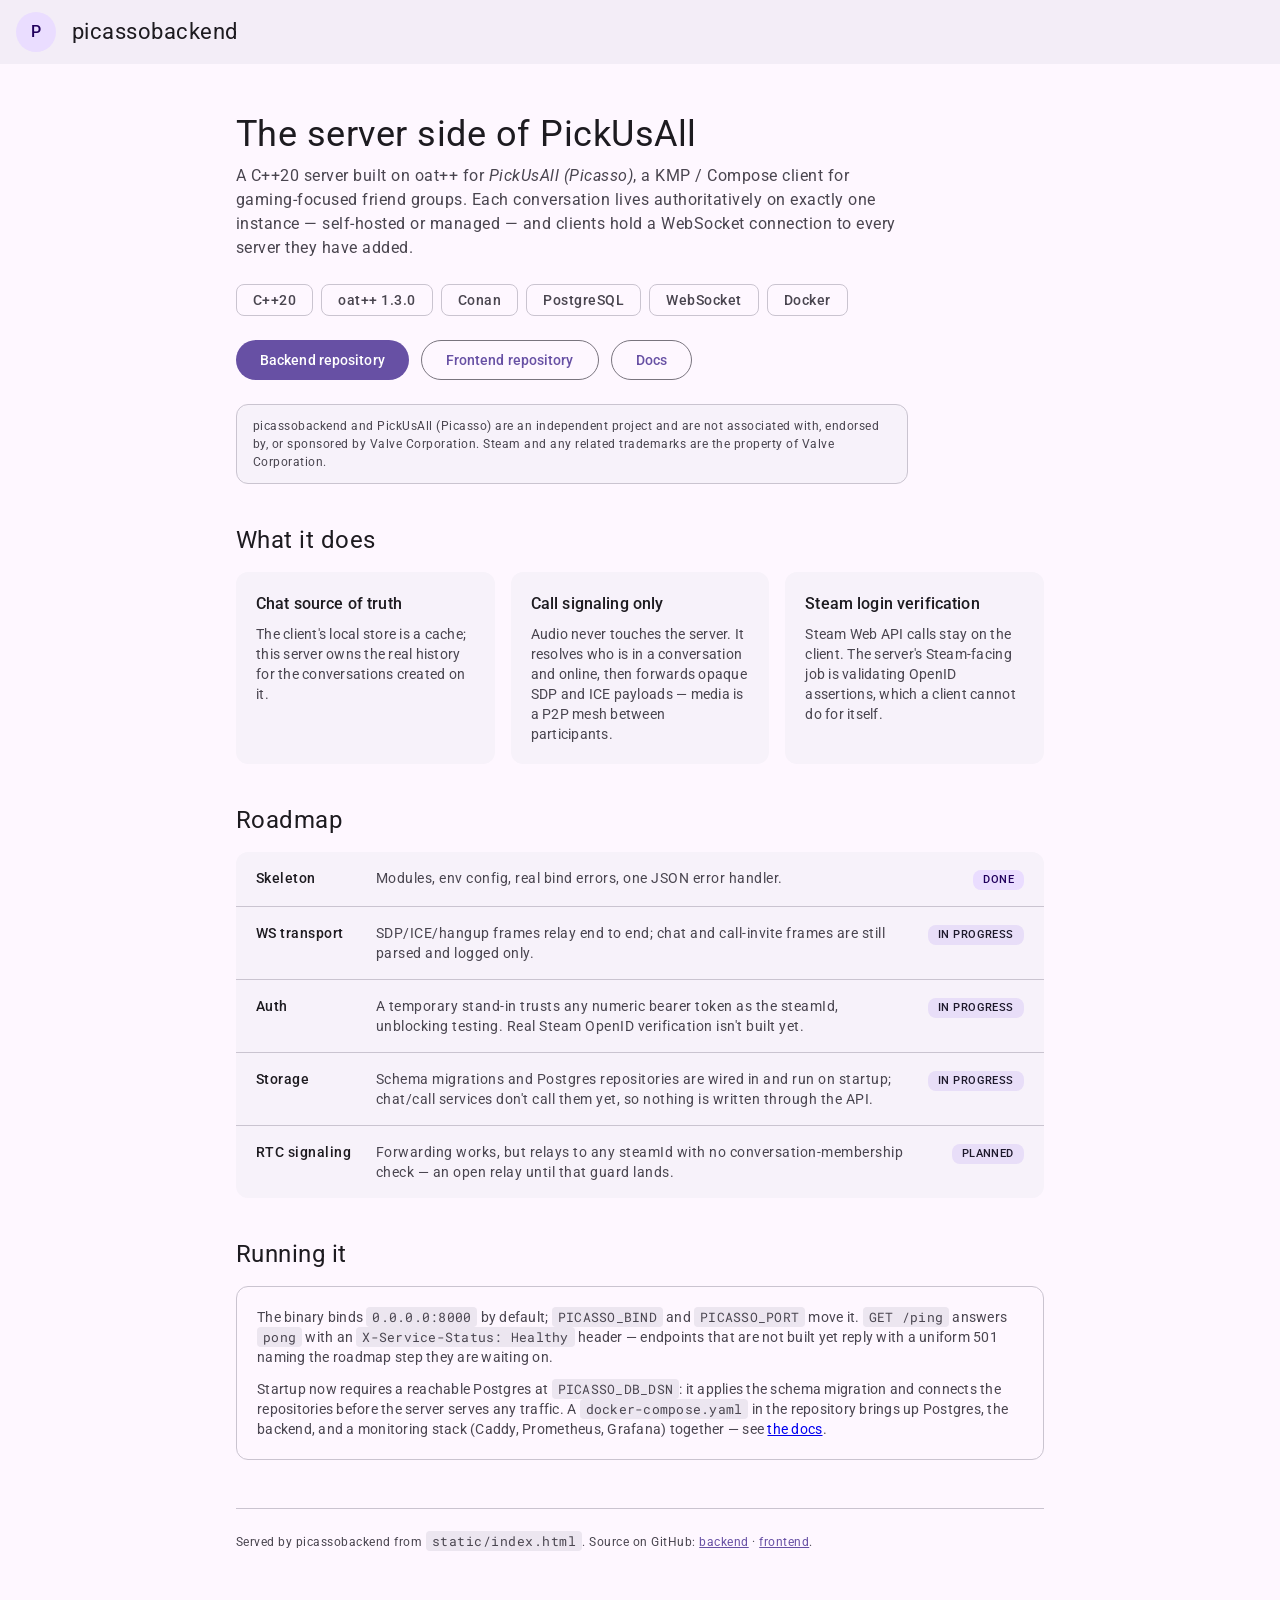
<file: static/index.html>
<!DOCTYPE html>
<html lang="en">
<head>
<meta charset="UTF-8">
<meta name="viewport" content="width=device-width, initial-scale=1">
<title>picassobackend — PickUsAll server</title>
<meta name="description" content="C++20 oat++ server for PickUsAll (Picasso): chat SSOT and WebRTC signaling for gaming-focused friend groups.">
<link rel="preconnect" href="https://fonts.googleapis.com">
<link rel="preconnect" href="https://fonts.gstatic.com" crossorigin>
<link href="https://fonts.googleapis.com/css2?family=Roboto:wght@400;500&family=Roboto+Mono:wght@400&display=swap" rel="stylesheet">
<link rel="stylesheet" href="/static/css/common.css">
<link rel="stylesheet" href="/static/css/page.css">
<link rel="stylesheet" href="/static/css/index.css">
</head>
<body>

<header class="app-bar">
    <span class="badge" aria-hidden="true">P</span>
    <h1>picassobackend</h1>
</header>

<main>
    <section class="hero">
        <h2>The server side of PickUsAll</h2>
        <p class="lede">
            A C++20 server built on oat++ for <em>PickUsAll (Picasso)</em>, a KMP&nbsp;/&nbsp;Compose client
            for gaming-focused friend groups. Each conversation lives authoritatively on exactly one
            instance — self-hosted or managed — and clients hold a WebSocket connection to every server
            they have added.
        </p>

        <ul class="chips">
            <li>C++20</li>
            <li>oat++ 1.3.0</li>
            <li>Conan</li>
            <li>PostgreSQL</li>
            <li>WebSocket</li>
            <li>Docker</li>
        </ul>

        <div class="actions">
            <a class="btn filled" href="https://github.com/raaveinm/picassobackend">Backend repository</a>
            <a class="btn outlined" href="https://github.com/raaveinm/pickusall">Frontend repository</a>
            <a class="btn outlined" href="/docs">Docs</a>
        </div>

        <p class="disclaimer">
            picassobackend and PickUsAll (Picasso) are an independent project and are not associated with,
            endorsed by, or sponsored by Valve Corporation. Steam and any related trademarks are the
            property of Valve Corporation.
        </p>
    </section>

    <section>
        <h3>What it does</h3>
        <div class="grid">
            <article class="card">
                <h4>Chat source of truth</h4>
                <p>
                    The client's local store is a cache; this server owns the real history for the
                    conversations created on it.
                </p>
            </article>
            <article class="card">
                <h4>Call signaling only</h4>
                <p>
                    Audio never touches the server. It resolves who is in a conversation and online, then
                    forwards opaque SDP and ICE payloads — media is a P2P mesh between participants.
                </p>
            </article>
            <article class="card">
                <h4>Steam login verification</h4>
                <p>
                    Steam Web API calls stay on the client. The server's Steam-facing job is validating
                    OpenID assertions, which a client cannot do for itself.
                </p>
            </article>
        </div>
    </section>

    <section>
        <h3>Roadmap</h3>
        <ul class="status">
            <li>
                <span class="step">Skeleton</span>
                <span class="note">Modules, env config, real bind errors, one JSON error handler.</span>
                <span class="state done">Done</span>
            </li>
            <li>
                <span class="step">WS transport</span>
                <span class="note">SDP/ICE/hangup frames relay end to end; chat and call-invite frames are still parsed and logged only.</span>
                <span class="state">In progress</span>
            </li>
            <li>
                <span class="step">Auth</span>
                <span class="note">A temporary stand-in trusts any numeric bearer token as the steamId, unblocking testing. Real Steam OpenID verification isn't built yet.</span>
                <span class="state">In progress</span>
            </li>
            <li>
                <span class="step">Storage</span>
                <span class="note">Schema migrations and Postgres repositories are wired in and run on startup; chat/call services don't call them yet, so nothing is written through the API.</span>
                <span class="state">In progress</span>
            </li>
            <li>
                <span class="step">RTC signaling</span>
                <span class="note">Forwarding works, but relays to any steamId with no conversation-membership check — an open relay until that guard lands.</span>
                <span class="state">Planned</span>
            </li>
        </ul>
    </section>

    <section>
        <h3>Running it</h3>
        <article class="card outlined">
            <p>
                The binary binds <code>0.0.0.0:8000</code> by default; <code>PICASSO_BIND</code> and
                <code>PICASSO_PORT</code> move it. <code>GET /ping</code> answers <code>pong</code> with an
                <code>X-Service-Status: Healthy</code> header — endpoints that are not built yet reply with a
                uniform 501 naming the roadmap step they are waiting on.
            </p>
            <p>
                Startup now requires a reachable Postgres at <code>PICASSO_DB_DSN</code>: it applies the schema
                migration and connects the repositories before the server serves any traffic. A
                <code>docker-compose.yaml</code> in the repository brings up Postgres, the backend, and a
                monitoring stack (Caddy, Prometheus, Grafana) together — see <a href="/docs#build">the docs</a>.
            </p>
        </article>
    </section>

    <footer>
        Served by picassobackend from <code>static/index.html</code>. Source on GitHub:
        <a href="https://github.com/raaveinm/picassobackend">backend</a> ·
        <a href="https://github.com/raaveinm/pickusall">frontend</a>.
    </footer>
</main>

</body>
</html>
</file>
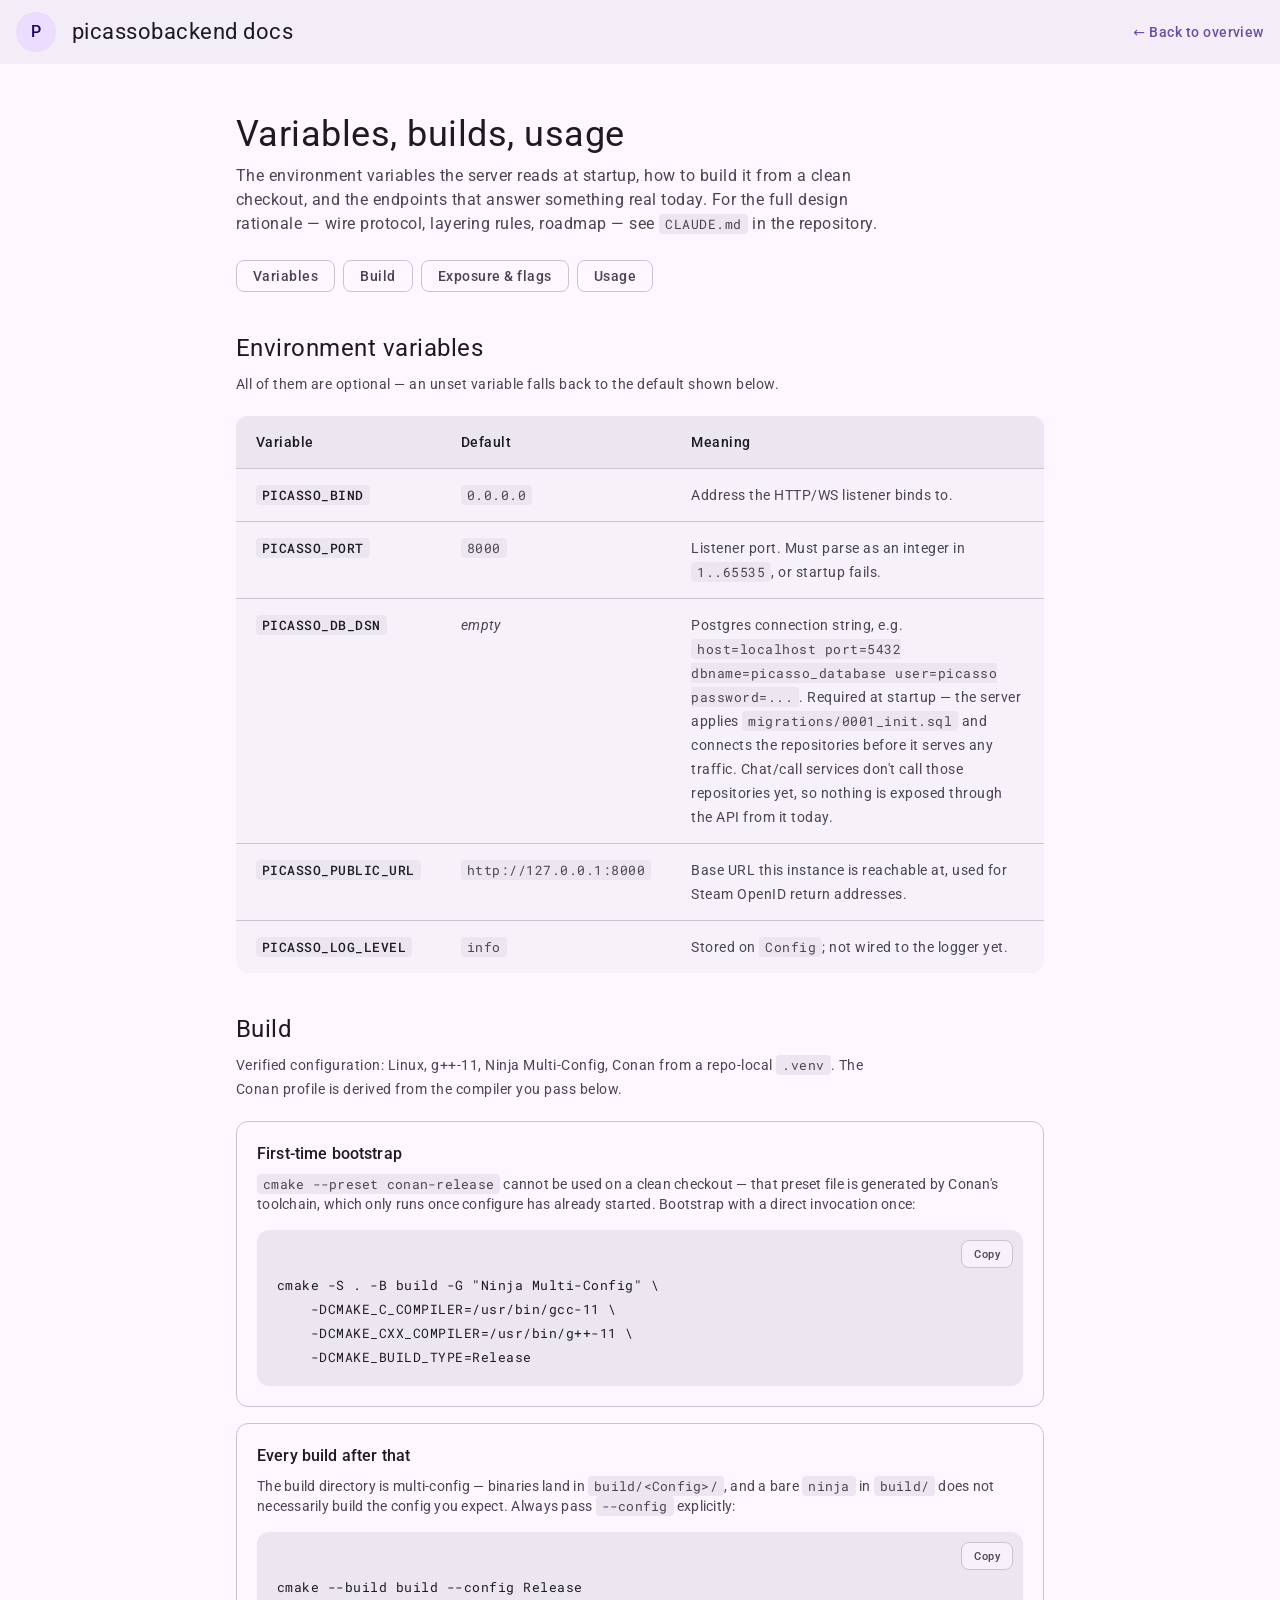
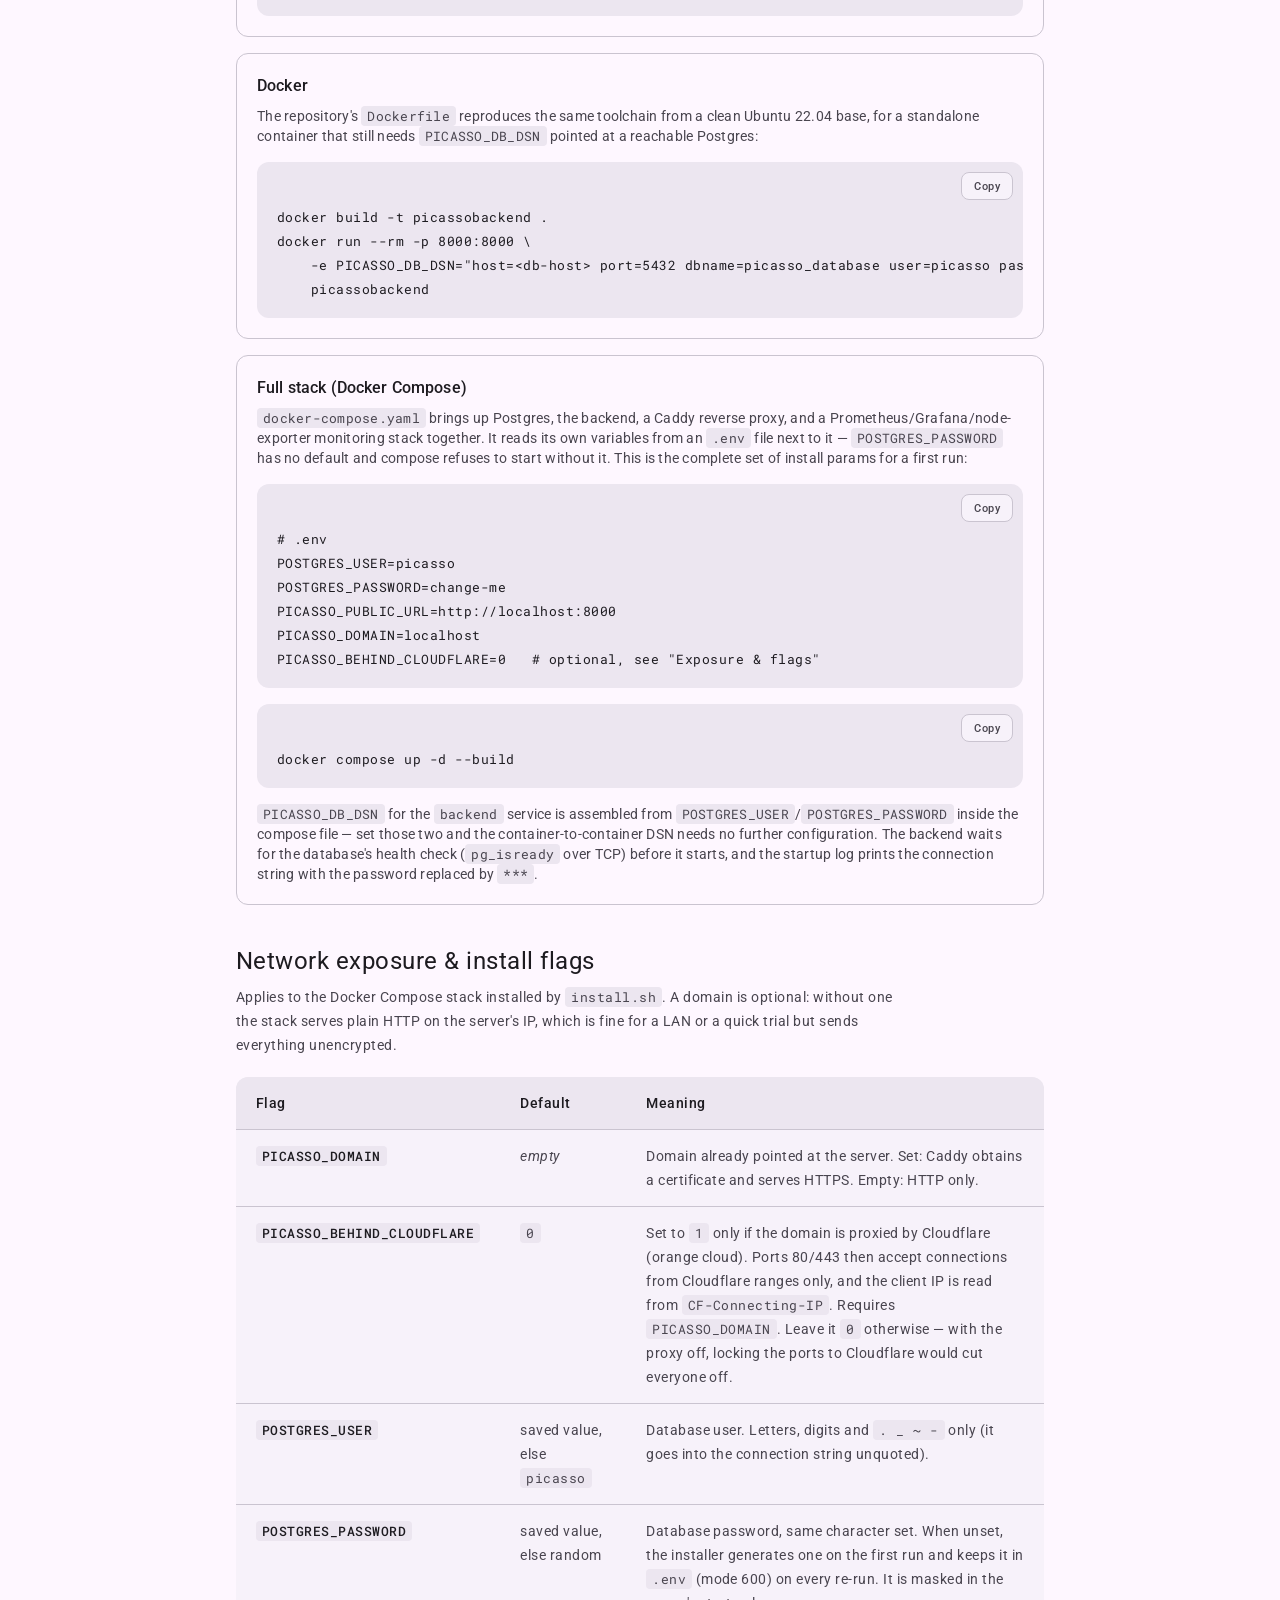
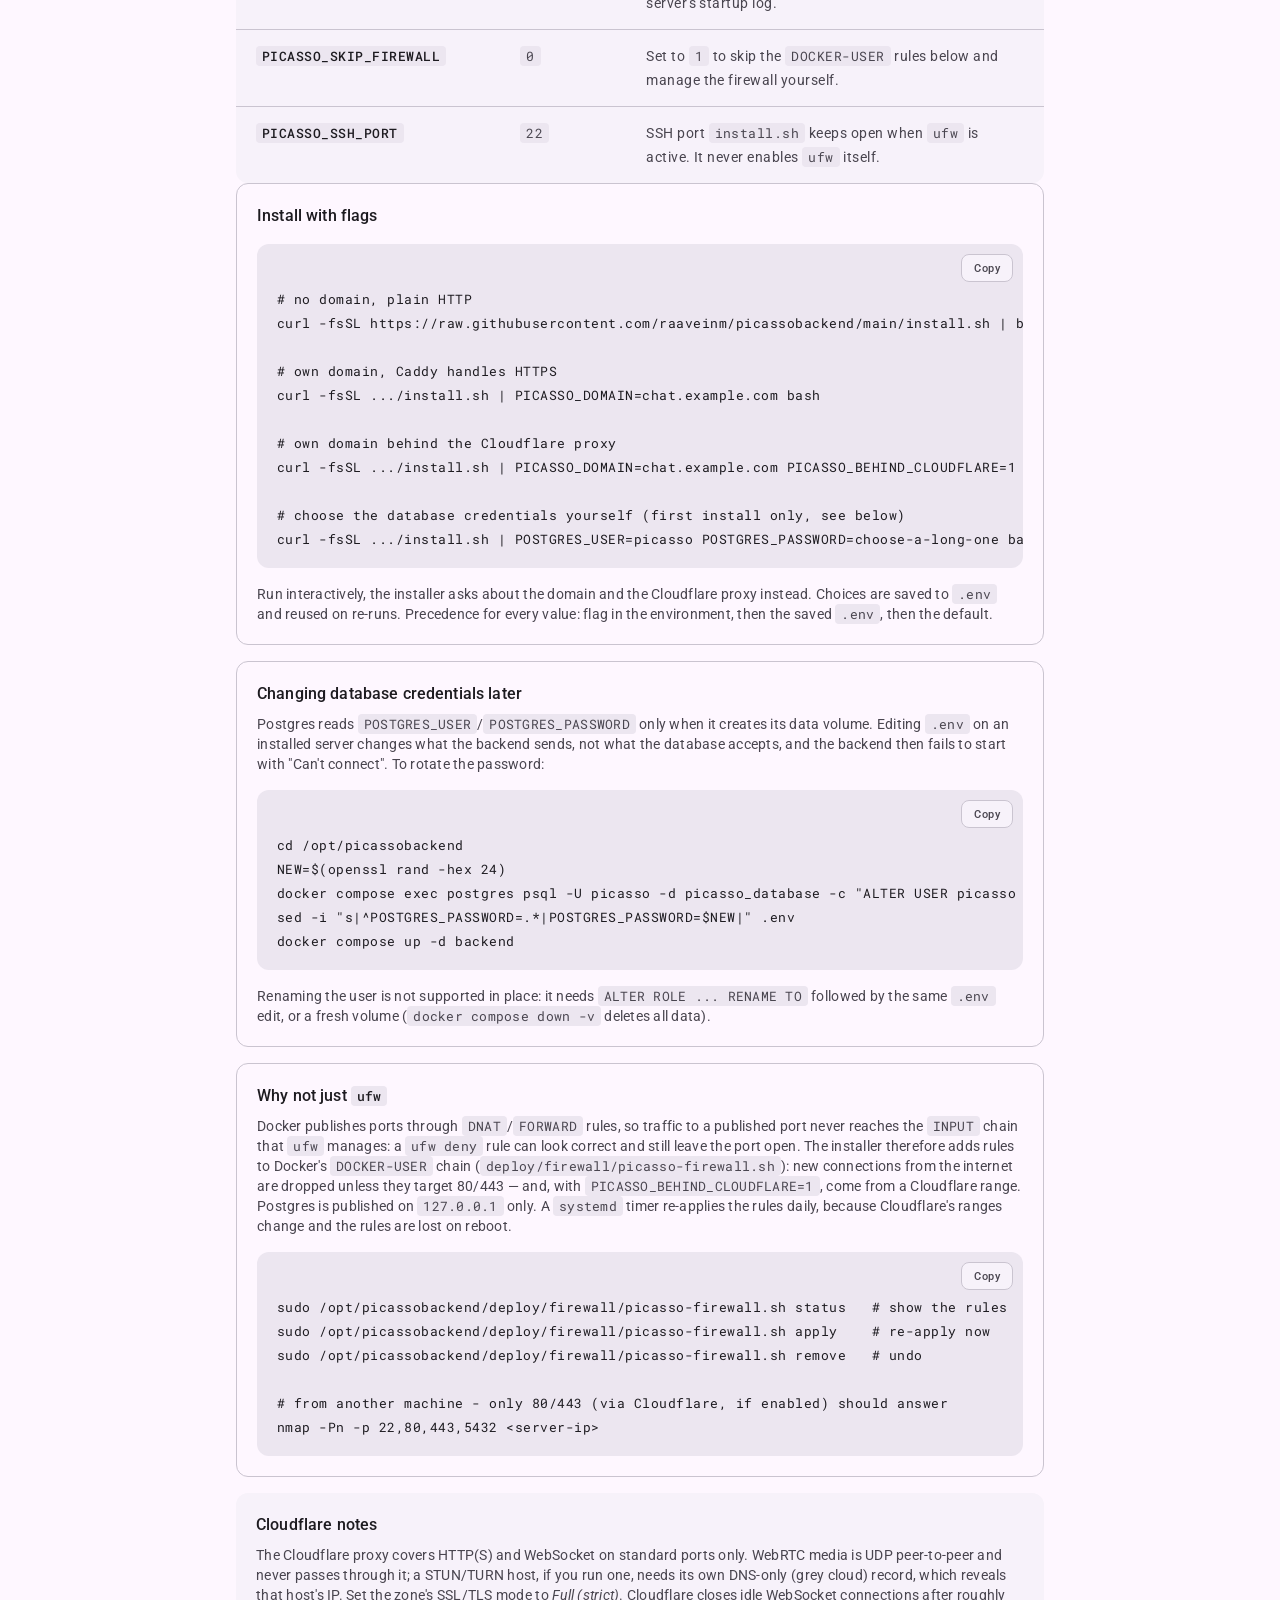
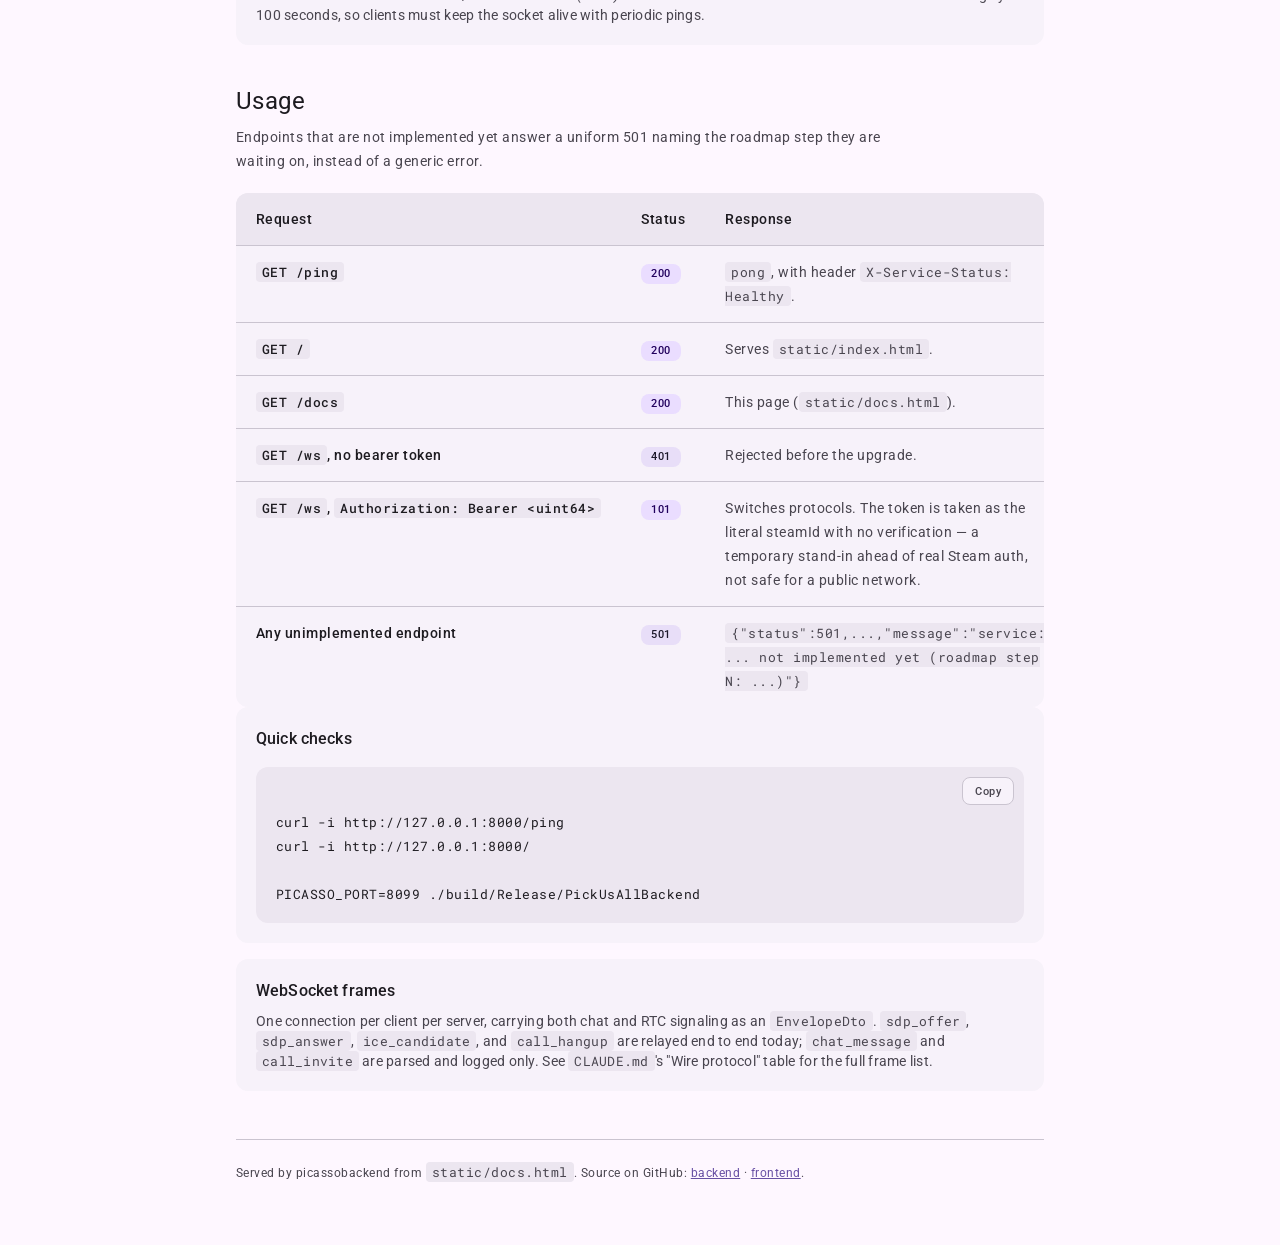
<file: static/docs.html>
<!DOCTYPE html>
<html lang="en">
<head>
<meta charset="UTF-8">
<meta name="viewport" content="width=device-width, initial-scale=1">
<title>docs — picassobackend</title>
<meta name="description" content="picassobackend reference: environment variables, build steps, and API usage.">
<link rel="preconnect" href="https://fonts.googleapis.com">
<link rel="preconnect" href="https://fonts.gstatic.com" crossorigin>
<link href="https://fonts.googleapis.com/css2?family=Roboto:wght@400;500&family=Roboto+Mono:wght@400&display=swap" rel="stylesheet">
<link rel="stylesheet" href="/static/css/common.css">
<link rel="stylesheet" href="/static/css/page.css">
<link rel="stylesheet" href="/static/css/docs.css">
</head>
<body>

<header class="app-bar">
    <span class="badge" aria-hidden="true">P</span>
    <h1>picassobackend docs</h1>
    <a class="back" href="/">&larr; Back to overview</a>
</header>

<main>
    <section class="hero">
        <h2>Variables, builds, usage</h2>
        <p class="lede">
            The environment variables the server reads at startup, how to build it from a clean checkout,
            and the endpoints that answer something real today. For the full design rationale — wire
            protocol, layering rules, roadmap — see <code>CLAUDE.md</code> in the repository.
        </p>
        <ul class="toc">
            <li><a href="#variables">Variables</a></li>
            <li><a href="#build">Build</a></li>
            <li><a href="#exposure">Exposure &amp; flags</a></li>
            <li><a href="#usage">Usage</a></li>
        </ul>
    </section>

    <section id="variables">
        <h3>Environment variables</h3>
        <p class="section-note">
            All of them are optional — an unset variable falls back to the default shown below.
        </p>
        <div class="table-wrap">
            <table>
                <thead>
                <tr>
                    <th>Variable</th>
                    <th>Default</th>
                    <th>Meaning</th>
                </tr>
                </thead>
                <tbody>
                <tr>
                    <td><code>PICASSO_BIND</code></td>
                    <td><code>0.0.0.0</code></td>
                    <td>Address the HTTP/WS listener binds to.</td>
                </tr>
                <tr>
                    <td><code>PICASSO_PORT</code></td>
                    <td><code>8000</code></td>
                    <td>Listener port. Must parse as an integer in <code>1..65535</code>, or startup fails.</td>
                </tr>
                <tr>
                    <td><code>PICASSO_DB_DSN</code></td>
                    <td><em>empty</em></td>
                    <td>
                        Postgres connection string, e.g. <code>host=localhost port=5432 dbname=picasso_database user=picasso password=...</code>.
                        Required at startup — the server applies <code>migrations/0001_init.sql</code> and connects
                        the repositories before it serves any traffic. Chat/call services don't call those
                        repositories yet, so nothing is exposed through the API from it today.
                    </td>
                </tr>
                <tr>
                    <td><code>PICASSO_PUBLIC_URL</code></td>
                    <td><code>http://127.0.0.1:8000</code></td>
                    <td>Base URL this instance is reachable at, used for Steam OpenID return addresses.</td>
                </tr>
                <tr>
                    <td><code>PICASSO_LOG_LEVEL</code></td>
                    <td><code>info</code></td>
                    <td>Stored on <code>Config</code>; not wired to the logger yet.</td>
                </tr>
                </tbody>
            </table>
        </div>
    </section>

    <section id="build">
        <h3>Build</h3>
        <p class="section-note">
            Verified configuration: Linux, g++-11, Ninja Multi-Config, Conan from a repo-local
            <code>.venv</code>. The Conan profile is derived from the compiler you pass below.
        </p>

        <article class="card outlined">
            <h4>First-time bootstrap</h4>
            <p>
                <code>cmake --preset conan-release</code> cannot be used on a clean checkout — that preset
                file is generated by Conan's toolchain, which only runs once configure has already started.
                Bootstrap with a direct invocation once:
            </p>
            <div class="code-block">
                <button class="copy-btn" type="button" data-copy-target aria-label="Copy to clipboard">Copy</button>
                <pre><code>cmake -S . -B build -G "Ninja Multi-Config" \
    -DCMAKE_C_COMPILER=/usr/bin/gcc-11 \
    -DCMAKE_CXX_COMPILER=/usr/bin/g++-11 \
    -DCMAKE_BUILD_TYPE=Release</code></pre>
            </div>
        </article>

        <article class="card outlined">
            <h4>Every build after that</h4>
            <p>
                The build directory is multi-config — binaries land in <code>build/&lt;Config&gt;/</code>,
                and a bare <code>ninja</code> in <code>build/</code> does not necessarily build the config
                you expect. Always pass <code>--config</code> explicitly:
            </p>
            <div class="code-block">
                <button class="copy-btn" type="button" data-copy-target aria-label="Copy to clipboard">Copy</button>
                <pre><code>cmake --build build --config Release</code></pre>
            </div>
        </article>

        <article class="card outlined">
            <h4>Docker</h4>
            <p>The repository's <code>Dockerfile</code> reproduces the same toolchain from a clean Ubuntu 22.04 base, for a standalone container that still needs <code>PICASSO_DB_DSN</code> pointed at a reachable Postgres:</p>
            <div class="code-block">
                <button class="copy-btn" type="button" data-copy-target aria-label="Copy to clipboard">Copy</button>
                <pre><code>docker build -t picassobackend .
docker run --rm -p 8000:8000 \
    -e PICASSO_DB_DSN="host=&lt;db-host&gt; port=5432 dbname=picasso_database user=picasso password=&lt;password&gt;" \
    picassobackend</code></pre>
            </div>
        </article>

        <article class="card outlined">
            <h4>Full stack (Docker Compose)</h4>
            <p>
                <code>docker-compose.yaml</code> brings up Postgres, the backend, a Caddy reverse proxy, and a
                Prometheus/Grafana/node-exporter monitoring stack together. It reads its own variables from an
                <code>.env</code> file next to it — <code>POSTGRES_PASSWORD</code> has no default and compose
                refuses to start without it. This is the complete set of install params for a first run:
            </p>
            <div class="code-block">
                <button class="copy-btn" type="button" data-copy-target aria-label="Copy to clipboard">Copy</button>
                <pre><code># .env
POSTGRES_USER=picasso
POSTGRES_PASSWORD=change-me
PICASSO_PUBLIC_URL=http://localhost:8000
PICASSO_DOMAIN=localhost
PICASSO_BEHIND_CLOUDFLARE=0   # optional, see "Exposure &amp; flags"</code></pre>
            </div>
            <div class="code-block">
                <button class="copy-btn" type="button" data-copy-target aria-label="Copy to clipboard">Copy</button>
                <pre><code>docker compose up -d --build</code></pre>
            </div>
            <p>
                <code>PICASSO_DB_DSN</code> for the <code>backend</code> service is assembled from
                <code>POSTGRES_USER</code>/<code>POSTGRES_PASSWORD</code> inside the compose file — set those
                two and the container-to-container DSN needs no further configuration. The backend waits for the
                database's health check (<code>pg_isready</code> over TCP) before it starts, and the startup log
                prints the connection string with the password replaced by <code>***</code>.
            </p>
        </article>
    </section>

    <section id="exposure">
        <h3>Network exposure &amp; install flags</h3>
        <p class="section-note">
            Applies to the Docker Compose stack installed by <code>install.sh</code>. A domain is optional:
            without one the stack serves plain HTTP on the server's IP, which is fine for a LAN or a quick
            trial but sends everything unencrypted.
        </p>

        <div class="table-wrap">
            <table>
                <thead>
                <tr>
                    <th>Flag</th>
                    <th>Default</th>
                    <th>Meaning</th>
                </tr>
                </thead>
                <tbody>
                <tr>
                    <td><code>PICASSO_DOMAIN</code></td>
                    <td><em>empty</em></td>
                    <td>Domain already pointed at the server. Set: Caddy obtains a certificate and serves HTTPS. Empty: HTTP only.</td>
                </tr>
                <tr>
                    <td><code>PICASSO_BEHIND_CLOUDFLARE</code></td>
                    <td><code>0</code></td>
                    <td>
                        Set to <code>1</code> only if the domain is proxied by Cloudflare (orange cloud). Ports 80/443
                        then accept connections from Cloudflare ranges only, and the client IP is read from
                        <code>CF-Connecting-IP</code>. Requires <code>PICASSO_DOMAIN</code>. Leave it <code>0</code>
                        otherwise &mdash; with the proxy off, locking the ports to Cloudflare would cut everyone off.
                    </td>
                </tr>
                <tr>
                    <td><code>POSTGRES_USER</code></td>
                    <td>saved value, else <code>picasso</code></td>
                    <td>Database user. Letters, digits and <code>. _ ~ -</code> only (it goes into the connection string unquoted).</td>
                </tr>
                <tr>
                    <td><code>POSTGRES_PASSWORD</code></td>
                    <td>saved value, else random</td>
                    <td>
                        Database password, same character set. When unset, the installer generates one on the first run
                        and keeps it in <code>.env</code> (mode 600) on every re-run. It is masked in the server's startup log.
                    </td>
                </tr>
                <tr>
                    <td><code>PICASSO_SKIP_FIREWALL</code></td>
                    <td><code>0</code></td>
                    <td>Set to <code>1</code> to skip the <code>DOCKER-USER</code> rules below and manage the firewall yourself.</td>
                </tr>
                <tr>
                    <td><code>PICASSO_SSH_PORT</code></td>
                    <td><code>22</code></td>
                    <td>SSH port <code>install.sh</code> keeps open when <code>ufw</code> is active. It never enables <code>ufw</code> itself.</td>
                </tr>
                </tbody>
            </table>
        </div>

        <article class="card outlined">
            <h4>Install with flags</h4>
            <div class="code-block">
                <button class="copy-btn" type="button" data-copy-target aria-label="Copy to clipboard">Copy</button>
                <pre><code># no domain, plain HTTP
curl -fsSL https://raw.githubusercontent.com/raaveinm/picassobackend/main/install.sh | bash

# own domain, Caddy handles HTTPS
curl -fsSL .../install.sh | PICASSO_DOMAIN=chat.example.com bash

# own domain behind the Cloudflare proxy
curl -fsSL .../install.sh | PICASSO_DOMAIN=chat.example.com PICASSO_BEHIND_CLOUDFLARE=1 bash

# choose the database credentials yourself (first install only, see below)
curl -fsSL .../install.sh | POSTGRES_USER=picasso POSTGRES_PASSWORD=choose-a-long-one bash</code></pre>
            </div>
            <p>
                Run interactively, the installer asks about the domain and the Cloudflare proxy instead.
                Choices are saved to <code>.env</code> and reused on re-runs. Precedence for every value:
                flag in the environment, then the saved <code>.env</code>, then the default.
            </p>
        </article>

        <article class="card outlined">
            <h4>Changing database credentials later</h4>
            <p>
                Postgres reads <code>POSTGRES_USER</code>/<code>POSTGRES_PASSWORD</code> only when it creates its data
                volume. Editing <code>.env</code> on an installed server changes what the backend sends, not what the
                database accepts, and the backend then fails to start with "Can't connect". To rotate the password:
            </p>
            <div class="code-block">
                <button class="copy-btn" type="button" data-copy-target aria-label="Copy to clipboard">Copy</button>
                <pre><code>cd /opt/picassobackend
NEW=$(openssl rand -hex 24)
docker compose exec postgres psql -U picasso -d picasso_database -c "ALTER USER picasso PASSWORD '$NEW';"
sed -i "s|^POSTGRES_PASSWORD=.*|POSTGRES_PASSWORD=$NEW|" .env
docker compose up -d backend</code></pre>
            </div>
            <p>
                Renaming the user is not supported in place: it needs <code>ALTER ROLE ... RENAME TO</code> followed by
                the same <code>.env</code> edit, or a fresh volume (<code>docker compose down -v</code> deletes all data).
            </p>
        </article>

        <article class="card outlined">
            <h4>Why not just <code>ufw</code></h4>
            <p>
                Docker publishes ports through <code>DNAT</code>/<code>FORWARD</code> rules, so traffic to a
                published port never reaches the <code>INPUT</code> chain that <code>ufw</code> manages: a
                <code>ufw deny</code> rule can look correct and still leave the port open. The installer therefore
                adds rules to Docker's <code>DOCKER-USER</code> chain
                (<code>deploy/firewall/picasso-firewall.sh</code>): new connections from the internet are dropped
                unless they target 80/443 &mdash; and, with <code>PICASSO_BEHIND_CLOUDFLARE=1</code>, come from a
                Cloudflare range. Postgres is published on <code>127.0.0.1</code> only.
                A <code>systemd</code> timer re-applies the rules daily, because Cloudflare's ranges change and
                the rules are lost on reboot.
            </p>
            <div class="code-block">
                <button class="copy-btn" type="button" data-copy-target aria-label="Copy to clipboard">Copy</button>
                <pre><code>sudo /opt/picassobackend/deploy/firewall/picasso-firewall.sh status   # show the rules
sudo /opt/picassobackend/deploy/firewall/picasso-firewall.sh apply    # re-apply now
sudo /opt/picassobackend/deploy/firewall/picasso-firewall.sh remove   # undo

# from another machine - only 80/443 (via Cloudflare, if enabled) should answer
nmap -Pn -p 22,80,443,5432 &lt;server-ip&gt;</code></pre>
            </div>
        </article>

        <article class="card">
            <h4>Cloudflare notes</h4>
            <p>
                The Cloudflare proxy covers HTTP(S) and WebSocket on standard ports only. WebRTC media is UDP
                peer-to-peer and never passes through it; a STUN/TURN host, if you run one, needs its own
                DNS-only (grey cloud) record, which reveals that host's IP. Set the zone's SSL/TLS mode to
                <em>Full (strict)</em>. Cloudflare closes idle WebSocket connections after roughly 100 seconds,
                so clients must keep the socket alive with periodic pings.
            </p>
        </article>
    </section>

    <section id="usage">
        <h3>Usage</h3>
        <p class="section-note">
            Endpoints that are not implemented yet answer a uniform 501 naming the roadmap step they are
            waiting on, instead of a generic error.
        </p>

        <div class="table-wrap">
            <table>
                <thead>
                <tr>
                    <th>Request</th>
                    <th>Status</th>
                    <th>Response</th>
                </tr>
                </thead>
                <tbody>
                <tr>
                    <td><code>GET /ping</code></td>
                    <td><span class="pill ok">200</span></td>
                    <td><code>pong</code>, with header <code>X-Service-Status: Healthy</code>.</td>
                </tr>
                <tr>
                    <td><code>GET /</code></td>
                    <td><span class="pill ok">200</span></td>
                    <td>Serves <code>static/index.html</code>.</td>
                </tr>
                <tr>
                    <td><code>GET /docs</code></td>
                    <td><span class="pill ok">200</span></td>
                    <td>This page (<code>static/docs.html</code>).</td>
                </tr>
                <tr>
                    <td><code>GET /ws</code>, no bearer token</td>
                    <td><span class="pill">401</span></td>
                    <td>Rejected before the upgrade.</td>
                </tr>
                <tr>
                    <td><code>GET /ws</code>, <code>Authorization: Bearer &lt;uint64&gt;</code></td>
                    <td><span class="pill ok">101</span></td>
                    <td>
                        Switches protocols. The token is taken as the literal steamId with no verification —
                        a temporary stand-in ahead of real Steam auth, not safe for a public network.
                    </td>
                </tr>
                <tr>
                    <td>Any unimplemented endpoint</td>
                    <td><span class="pill">501</span></td>
                    <td><code>{"status":501,...,"message":"service: ... not implemented yet (roadmap step N: ...)"}</code></td>
                </tr>
                </tbody>
            </table>
        </div>

        <article class="card">
            <h4>Quick checks</h4>
            <div class="code-block">
                <button class="copy-btn" type="button" data-copy-target aria-label="Copy to clipboard">Copy</button>
                <pre><code>curl -i http://127.0.0.1:8000/ping
curl -i http://127.0.0.1:8000/

PICASSO_PORT=8099 ./build/Release/PickUsAllBackend</code></pre>
            </div>
        </article>

        <article class="card">
            <h4>WebSocket frames</h4>
            <p>
                One connection per client per server, carrying both chat and RTC signaling as an
                <code>EnvelopeDto</code>. <code>sdp_offer</code>, <code>sdp_answer</code>,
                <code>ice_candidate</code>, and <code>call_hangup</code> are relayed end to end today;
                <code>chat_message</code> and <code>call_invite</code> are parsed and logged only. See
                <code>CLAUDE.md</code>'s "Wire protocol" table for the full frame list.
            </p>
        </article>
    </section>

    <footer>
        Served by picassobackend from <code>static/docs.html</code>. Source on GitHub:
        <a href="https://github.com/raaveinm/picassobackend">backend</a> ·
        <a href="https://github.com/raaveinm/pickusall">frontend</a>.
    </footer>
</main>

<script src="/static/js/docs.js"></script>
</body>
</html>
</file>
<file: static/css/common.css>
/* Material Design 3 baseline color roles — shared by every picassobackend static page. */
:root {
    --md-primary: #6750A4;
    --md-on-primary: #FFFFFF;
    --md-primary-container: #EADDFF;
    --md-on-primary-container: #21005D;
    --md-secondary-container: #E8DEF8;
    --md-on-secondary-container: #1D192B;
    --md-surface: #FEF7FF;
    --md-on-surface: #1D1B20;
    --md-on-surface-variant: #49454F;
    --md-surface-container-low: #F7F2FA;
    --md-surface-container: #F3EDF7;
    --md-surface-container-high: #ECE6F0;
    --md-outline: #79747E;
    --md-outline-variant: #CAC4D0;
    --md-shadow: 0, 0, 0;
}

@media (prefers-color-scheme: dark) {
    :root {
        --md-primary: #D0BCFF;
        --md-on-primary: #381E72;
        --md-primary-container: #4F378B;
        --md-on-primary-container: #EADDFF;
        --md-secondary-container: #4A4458;
        --md-on-secondary-container: #E8DEF8;
        --md-surface: #141218;
        --md-on-surface: #E6E0E9;
        --md-on-surface-variant: #CAC4D0;
        --md-surface-container-low: #1D1B20;
        --md-surface-container: #211F26;
        --md-surface-container-high: #2B2930;
        --md-outline: #938F99;
        --md-outline-variant: #49454F;
    }
}

* { box-sizing: border-box; }

body {
    margin: 0;
    background: var(--md-surface);
    color: var(--md-on-surface);
    font-family: Roboto, system-ui, -apple-system, "Segoe UI", sans-serif;
    /* body-large */
    font-size: 1rem;
    line-height: 1.5rem;
    letter-spacing: 0.031rem;
}

/* Top app bar (small) */
header.app-bar {
    display: flex;
    align-items: center;
    gap: 1rem;
    height: 4rem;
    padding: 0 1rem;
    background: var(--md-surface-container);
    position: sticky;
    top: 0;
    z-index: 1;
}

.app-bar .badge {
    display: grid;
    place-items: center;
    width: 2.5rem;
    height: 2.5rem;
    border-radius: 50%;
    background: var(--md-primary-container);
    color: var(--md-on-primary-container);
    font-weight: 500;
}

/* title-large */
.app-bar h1 {
    margin: 0;
    font-size: 1.375rem;
    line-height: 1.75rem;
    font-weight: 400;
}

code {
    font-family: "Roboto Mono", ui-monospace, monospace;
    font-size: 0.8125rem;
    background: var(--md-surface-container-high);
    border-radius: 0.25rem;
    padding: 0.0625rem 0.375rem;
}

footer {
    border-top: 1px solid var(--md-outline-variant);
    margin-top: 3rem;
    padding-top: 1.5rem;
    font-size: 0.75rem;
    line-height: 1rem;
    letter-spacing: 0.031rem;
    color: var(--md-on-surface-variant);
}

footer a { color: var(--md-primary); }

/* Buttons */
.actions {
    display: flex;
    flex-wrap: wrap;
    gap: 0.75rem;
}

.btn {
    display: inline-flex;
    align-items: center;
    height: 2.5rem;
    padding: 0 1.5rem;
    border-radius: 1.25rem;
    text-decoration: none;
    font-size: 0.875rem;
    line-height: 1.25rem;
    font-weight: 500;
    letter-spacing: 0.006rem;
    transition: box-shadow 0.15s ease, background-color 0.15s ease;
    cursor: pointer;
    border: none;
}

.btn.filled {
    background: var(--md-primary);
    color: var(--md-on-primary);
}

.btn.filled:hover {
    box-shadow: 0 1px 2px rgba(var(--md-shadow), 0.3), 0 1px 3px 1px rgba(var(--md-shadow), 0.15);
}

.btn.outlined {
    background: transparent;
    border: 1px solid var(--md-outline);
    color: var(--md-primary);
}

.btn.outlined:hover {
    background: color-mix(in srgb, var(--md-primary) 8%, transparent);
}

.btn:focus-visible {
    outline: 3px solid var(--md-primary);
    outline-offset: 2px;
}

/* Small legal/trademark note, reused wherever a disclaimer is needed. */
.disclaimer {
    margin: 1.5rem 0 0;
    padding: 0.75rem 1rem;
    border-radius: 0.75rem;
    background: var(--md-surface-container-low);
    border: 1px solid var(--md-outline-variant);
    color: var(--md-on-surface-variant);
    font-size: 0.75rem;
    line-height: 1.125rem;
    max-width: 42rem;
}
</file>
<file: static/css/page.css>
/* Shared content-layout rules for the standard article pages (index, docs).
   not_found.html has its own centered layout and does not load this file. */

main {
    max-width: 52.5rem;
    margin: 0 auto;
    padding: 1.5rem 1rem 4rem;
}

/* display-small */
.hero h2 {
    margin: 1.5rem 0 0.5rem;
    font-size: 2.25rem;
    line-height: 2.75rem;
    font-weight: 400;
}

.hero p.lede {
    margin: 0 0 1.5rem;
    color: var(--md-on-surface-variant);
    max-width: 42rem;
}

/* headline-small */
section > h3 {
    margin: 2.5rem 0 1rem;
    font-size: 1.5rem;
    line-height: 2rem;
    font-weight: 400;
}

/* Cards — filled variant */
.card {
    background: var(--md-surface-container-low);
    border-radius: 0.75rem;
    padding: 1.25rem;
}

.card.outlined {
    background: var(--md-surface);
    border: 1px solid var(--md-outline-variant);
}

/* title-medium */
.card h4 {
    margin: 0 0 0.5rem;
    font-size: 1rem;
    line-height: 1.5rem;
    font-weight: 500;
    letter-spacing: 0.009rem;
}

/* body-medium */
.card p {
    margin: 0 0 0.75rem;
    font-size: 0.875rem;
    line-height: 1.25rem;
    letter-spacing: 0.016rem;
    color: var(--md-on-surface-variant);
}

.card p:last-child {
    margin-bottom: 0;
}
</file>
<file: static/css/index.css>
/* index.html only: hero chips, feature grid, roadmap status list. */

.grid {
    display: grid;
    grid-template-columns: repeat(auto-fit, minmax(15rem, 1fr));
    gap: 1rem;
}

/* Assist chips */
.chips {
    display: flex;
    flex-wrap: wrap;
    gap: 0.5rem;
    margin: 0 0 1.5rem;
    padding: 0;
    list-style: none;
}

.chips li {
    display: inline-flex;
    align-items: center;
    height: 2rem;
    padding: 0 1rem;
    border-radius: 0.5rem;
    border: 1px solid var(--md-outline-variant);
    color: var(--md-on-surface-variant);
    font-size: 0.875rem;
    line-height: 1.25rem;
    font-weight: 500;
}

/* Status list */
.status {
    list-style: none;
    margin: 0;
    padding: 0;
    border-radius: 0.75rem;
    overflow: hidden;
    background: var(--md-surface-container-low);
}

.status li {
    display: flex;
    gap: 1rem;
    align-items: baseline;
    padding: 1rem 1.25rem;
    font-size: 0.875rem;
    line-height: 1.25rem;
}

.status li + li {
    border-top: 1px solid var(--md-outline-variant);
}

.status .step {
    flex: none;
    min-width: 6.5rem;
    font-weight: 500;
    color: var(--md-on-surface);
}

.status .note {
    color: var(--md-on-surface-variant);
}

.state {
    display: inline-block;
    margin-left: auto;
    flex: none;
    padding: 0.125rem 0.625rem;
    border-radius: 0.5rem;
    font-size: 0.6875rem;
    line-height: 1rem;
    font-weight: 500;
    letter-spacing: 0.031rem;
    text-transform: uppercase;
    background: var(--md-secondary-container);
    color: var(--md-on-secondary-container);
}

.state.done {
    background: var(--md-primary-container);
    color: var(--md-on-primary-container);
}
</file>
<file: static/css/docs.css>
/* docs.html only: back link, table of contents, variables table, code blocks, pills. */

.app-bar .back {
    margin-left: auto;
    color: var(--md-primary);
    text-decoration: none;
    font-size: 0.875rem;
    font-weight: 500;
}

section > p.section-note {
    margin: -0.5rem 0 1.25rem;
    color: var(--md-on-surface-variant);
    font-size: 0.875rem;
    max-width: 42rem;
}

/* Nav chips jumping to each section */
.toc {
    display: flex;
    flex-wrap: wrap;
    gap: 0.5rem;
    margin: 0 0 1.5rem;
    padding: 0;
    list-style: none;
}

.toc a {
    display: inline-flex;
    align-items: center;
    height: 2rem;
    padding: 0 1rem;
    border-radius: 0.5rem;
    border: 1px solid var(--md-outline-variant);
    color: var(--md-on-surface-variant);
    text-decoration: none;
    font-size: 0.875rem;
    line-height: 1.25rem;
    font-weight: 500;
}

.toc a:hover {
    background: var(--md-surface-container-low);
}

/* Data table — variables reference */
.table-wrap {
    border-radius: 0.75rem;
    overflow: hidden;
    background: var(--md-surface-container-low);
}

table {
    width: 100%;
    border-collapse: collapse;
    font-size: 0.875rem;
}

thead th {
    text-align: left;
    padding: 0.875rem 1.25rem;
    background: var(--md-surface-container-high);
    color: var(--md-on-surface);
    font-weight: 500;
}

tbody td {
    padding: 0.875rem 1.25rem;
    border-top: 1px solid var(--md-outline-variant);
    color: var(--md-on-surface-variant);
    vertical-align: top;
}

tbody td:first-child {
    color: var(--md-on-surface);
    font-weight: 500;
    white-space: nowrap;
}

.card + .card {
    margin-top: 1rem;
}

/* Code blocks */
pre {
    margin: 0 0 0.75rem;
    padding: 1rem 1.25rem;
    border-radius: 0.75rem;
    background: var(--md-surface-container-high);
    overflow-x: auto;
}

pre:last-child {
    margin-bottom: 0;
}

pre code {
    background: none;
    padding: 0;
    font-size: 0.8125rem;
    line-height: 1.375rem;
    color: var(--md-on-surface);
}

/* Wraps a pre block so the copy button can pin to its top-right corner. */
.code-block {
    position: relative;
    margin: 1rem 0;
}

.code-block:first-child {
    margin-top: 0;
}

.code-block:last-child {
    margin-bottom: 0;
}

.code-block pre {
    padding-top: 2.75rem;
}

.copy-btn {
    position: absolute;
    top: 0.625rem;
    right: 0.625rem;
    height: 1.75rem;
    padding: 0 0.75rem;
    border-radius: 0.5rem;
    border: 1px solid var(--md-outline-variant);
    background: var(--md-surface-container-low);
    color: var(--md-on-surface-variant);
    font-family: Roboto, system-ui, -apple-system, "Segoe UI", sans-serif;
    font-size: 0.6875rem;
    font-weight: 500;
    letter-spacing: 0.031rem;
    cursor: pointer;
    transition: background-color 0.15s ease, color 0.15s ease;
}

.copy-btn:hover {
    background: var(--md-surface-container-high);
    color: var(--md-on-surface);
}

.copy-btn:focus-visible {
    outline: 2px solid var(--md-primary);
    outline-offset: 1px;
}

.copy-btn.copied {
    background: var(--md-primary-container);
    color: var(--md-on-primary-container);
    border-color: transparent;
}

/* Status/label chip reused for the response-status column */
.pill {
    display: inline-block;
    padding: 0.125rem 0.625rem;
    border-radius: 0.5rem;
    font-size: 0.6875rem;
    line-height: 1rem;
    font-weight: 500;
    letter-spacing: 0.031rem;
    background: var(--md-secondary-container);
    color: var(--md-on-secondary-container);
}

.pill.ok {
    background: var(--md-primary-container);
    color: var(--md-on-primary-container);
}

ul.plain {
    margin: 0;
    padding-left: 1.25rem;
    color: var(--md-on-surface-variant);
    font-size: 0.875rem;
}

ul.plain li + li {
    margin-top: 0.375rem;
}
</file>
